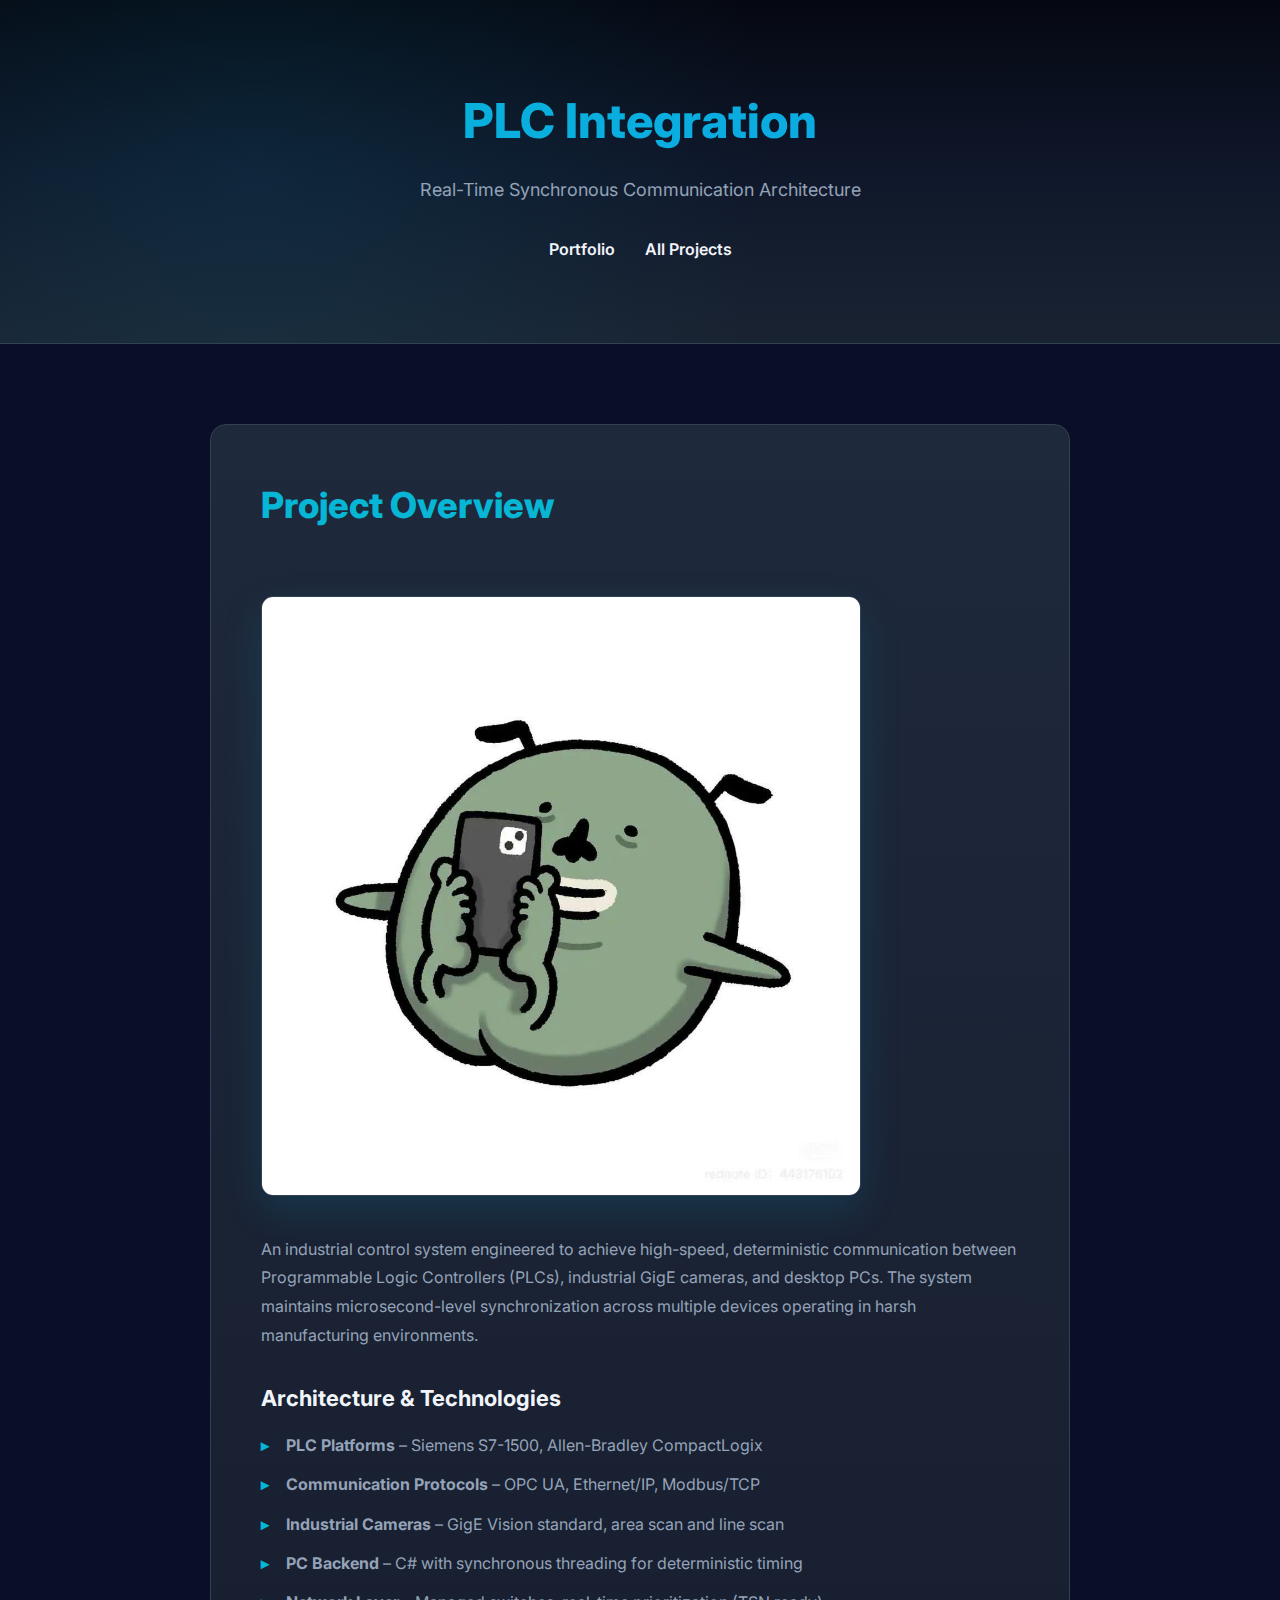
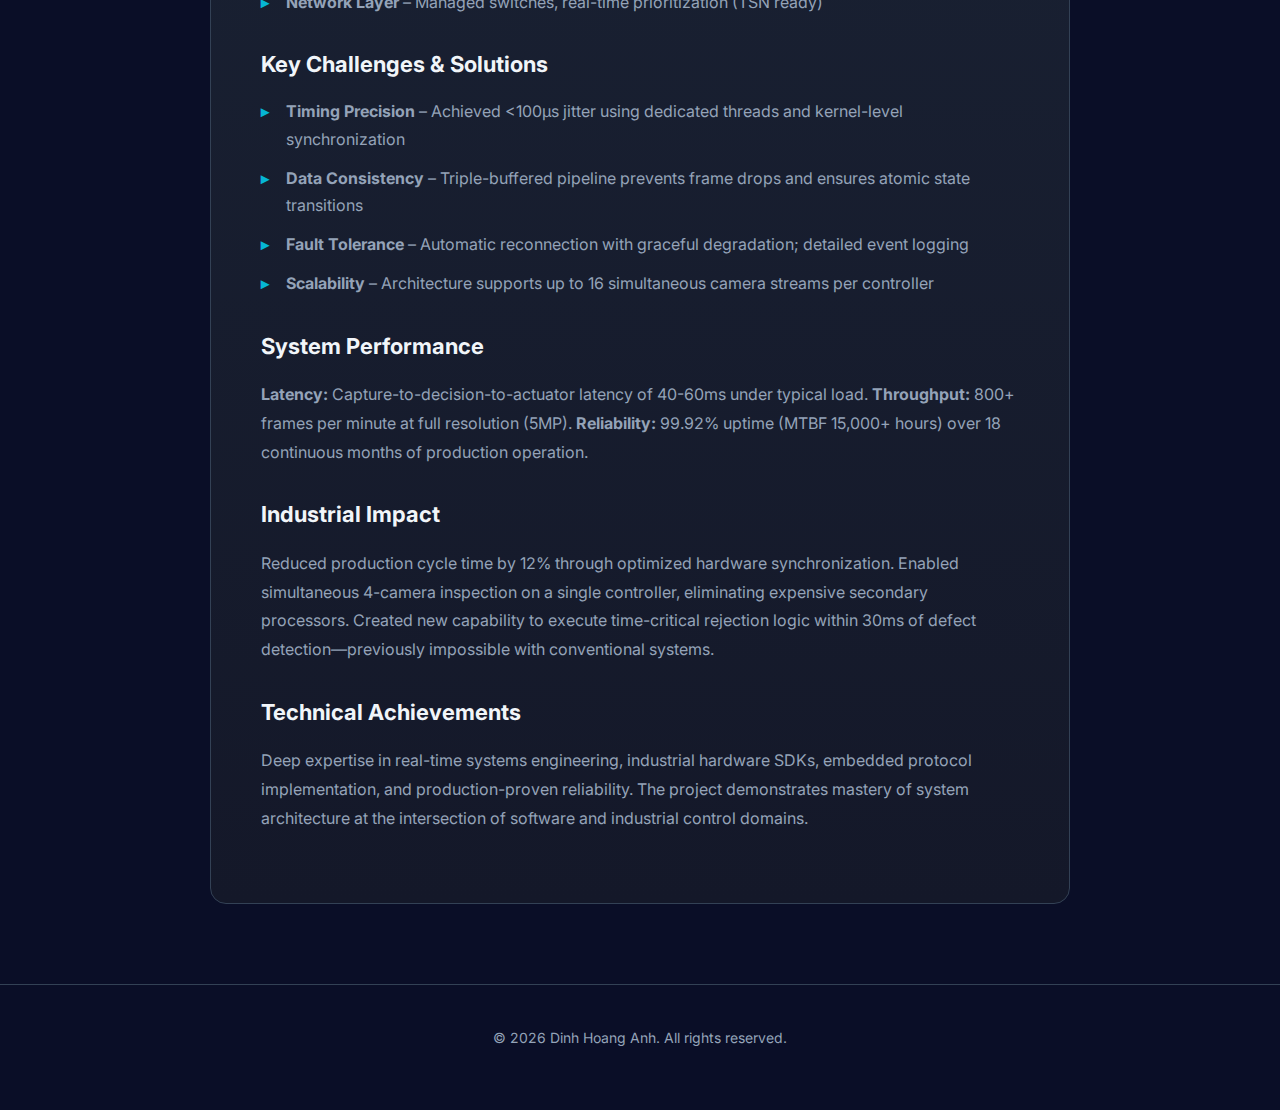
<file: plc_integration.html>
<!DOCTYPE html>
<html lang="en">
<head>
    <meta charset="UTF-8">
    <meta name="viewport" content="width=device-width, initial-scale=1.0">
    <title>PLC Integration | Portfolio</title>
    <link href="https://fonts.googleapis.com/css2?family=Inter:wght@300;400;500;600;700;800&display=swap" rel="stylesheet">
    <meta name="description" content="High-speed synchronous communication between PLC, camera, and desktop PC." />
    <style>
        * { margin: 0; padding: 0; box-sizing: border-box; }
        :root {
            --primary: #06b6d4;
            --secondary: #0ea5e9;
            --bg: #0a0e27;
            --bg-alt: #141829;
            --card-bg: #1e293b;
            --text: #f1f5f9;
            --text-muted: #94a3b8;
            --border: #334155;
        }
        html { scroll-behavior: smooth; }
        body {
            font-family: 'Inter', -apple-system, BlinkMacSystemFont, sans-serif;
            background: var(--bg);
            color: var(--text);
            line-height: 1.7;
        }
        header {
            position: relative;
            padding: 80px 20px;
            text-align: center;
            background: linear-gradient(180deg, #050812 0%, #0f172a 50%, #1a2332 100%);
            border-bottom: 1px solid var(--border);
        }
        header::before {
            content: '';
            position: absolute;
            inset: 0;
            background: radial-gradient(circle at 20% 50%, rgba(6, 182, 212, 0.1) 0%, transparent 50%);
            pointer-events: none;
        }
        header h1 {
            position: relative;
            z-index: 1;
            font-size: 48px;
            font-weight: 800;
            background: linear-gradient(135deg, #06b6d4 0%, #0ea5e9 100%);
            -webkit-background-clip: text;
            background-clip: text;
            -webkit-text-fill-color: transparent;
            margin-bottom: 12px;
        }
        header p {
            position: relative;
            z-index: 1;
            font-size: 18px;
            color: var(--text-muted);
            margin-bottom: 30px;
        }
        nav.navbar {
            position: relative;
            z-index: 1;
            display: flex;
            justify-content: center;
            gap: 30px;
            flex-wrap: wrap;
        }
        nav.navbar a {
            color: var(--text);
            text-decoration: none;
            font-weight: 600;
            transition: color 0.3s;
            position: relative;
        }
        nav.navbar a:hover {
            color: var(--primary);
        }
        nav.navbar a::after {
            content: '';
            position: absolute;
            bottom: -6px;
            left: 0;
            width: 0;
            height: 2px;
            background: var(--primary);
            transition: width 0.3s;
        }
        nav.navbar a:hover::after {
            width: 100%;
        }
        main {
            max-width: 900px;
            margin: 0 auto;
            padding: 80px 20px;
        }
        section.container {
            background: linear-gradient(180deg, var(--card-bg) 0%, var(--bg-alt) 100%);
            border: 1px solid var(--border);
            border-radius: 16px;
            padding: 50px;
        }
        h2 {
            font-size: 36px;
            font-weight: 800;
            margin-bottom: 30px;
            color: var(--primary);
        }
        h3 {
            font-size: 22px;
            font-weight: 700;
            margin: 30px 0 15px;
            color: var(--text);
        }
        p {
            color: var(--text-muted);
            margin-bottom: 20px;
            line-height: 1.8;
        }
        img {
            width: 100%;
            max-width: 600px;
            height: auto;
            border-radius: 12px;
            margin: 30px 0;
            border: 1px solid var(--border);
            box-shadow: 0 15px 40px rgba(6, 182, 212, 0.15);
        }
        ul {
            list-style: none;
            margin-bottom: 20px;
        }
        li {
            color: var(--text-muted);
            margin-bottom: 12px;
            padding-left: 25px;
            position: relative;
        }
        li::before {
            content: '▸';
            color: var(--primary);
            position: absolute;
            left: 0;
            font-weight: 700;
        }
        footer.footer {
            text-align: center;
            padding: 40px 20px;
            border-top: 1px solid var(--border);
            color: var(--text-muted);
            font-size: 14px;
        }
        @media (max-width: 768px) {
            header h1 { font-size: 32px; }
            section.container { padding: 30px; }
            h2 { font-size: 28px; }
        }
    </style>
</head>
<body>
<header>
    <h1>PLC Integration</h1>
    <p>Real-Time Synchronous Communication Architecture</p>
    <nav class="navbar">
        <a href="index.html">Portfolio</a>
        <a href="index.html#projects">All Projects</a>
    </nav>
</header>
<main>
    <section class="container">
        <h2>Project Overview</h2>
        <img src="Icon/1 (6).jpg" alt="PLC and PC communication system architecture" />
        <p>An industrial control system engineered to achieve high-speed, deterministic communication between Programmable Logic Controllers (PLCs), industrial GigE cameras, and desktop PCs. The system maintains microsecond-level synchronization across multiple devices operating in harsh manufacturing environments.</p>
        
        <h3>Architecture & Technologies</h3>
        <ul>
            <li><strong>PLC Platforms</strong> – Siemens S7-1500, Allen-Bradley CompactLogix</li>
            <li><strong>Communication Protocols</strong> – OPC UA, Ethernet/IP, Modbus/TCP</li>
            <li><strong>Industrial Cameras</strong> – GigE Vision standard, area scan and line scan</li>
            <li><strong>PC Backend</strong> – C# with synchronous threading for deterministic timing</li>
            <li><strong>Network Layer</strong> – Managed switches, real-time prioritization (TSN ready)</li>
        </ul>

        <h3>Key Challenges & Solutions</h3>
        <ul>
            <li><strong>Timing Precision</strong> – Achieved <100µs jitter using dedicated threads and kernel-level synchronization</li>
            <li><strong>Data Consistency</strong> – Triple-buffered pipeline prevents frame drops and ensures atomic state transitions</li>
            <li><strong>Fault Tolerance</strong> – Automatic reconnection with graceful degradation; detailed event logging</li>
            <li><strong>Scalability</strong> – Architecture supports up to 16 simultaneous camera streams per controller</li>
        </ul>

        <h3>System Performance</h3>
        <p><strong>Latency:</strong> Capture-to-decision-to-actuator latency of 40-60ms under typical load. <strong>Throughput:</strong> 800+ frames per minute at full resolution (5MP). <strong>Reliability:</strong> 99.92% uptime (MTBF 15,000+ hours) over 18 continuous months of production operation.</p>

        <h3>Industrial Impact</h3>
        <p>Reduced production cycle time by 12% through optimized hardware synchronization. Enabled simultaneous 4-camera inspection on a single controller, eliminating expensive secondary processors. Created new capability to execute time-critical rejection logic within 30ms of defect detection—previously impossible with conventional systems.</p>

        <h3>Technical Achievements</h3>
        <p>Deep expertise in real-time systems engineering, industrial hardware SDKs, embedded protocol implementation, and production-proven reliability. The project demonstrates mastery of system architecture at the intersection of software and industrial control domains.</p>
    </section>
</main>
<footer class="footer">
    <p>&copy; 2026 Dinh Hoang Anh. All rights reserved.</p>
</footer>
</body>
</html>
</file>
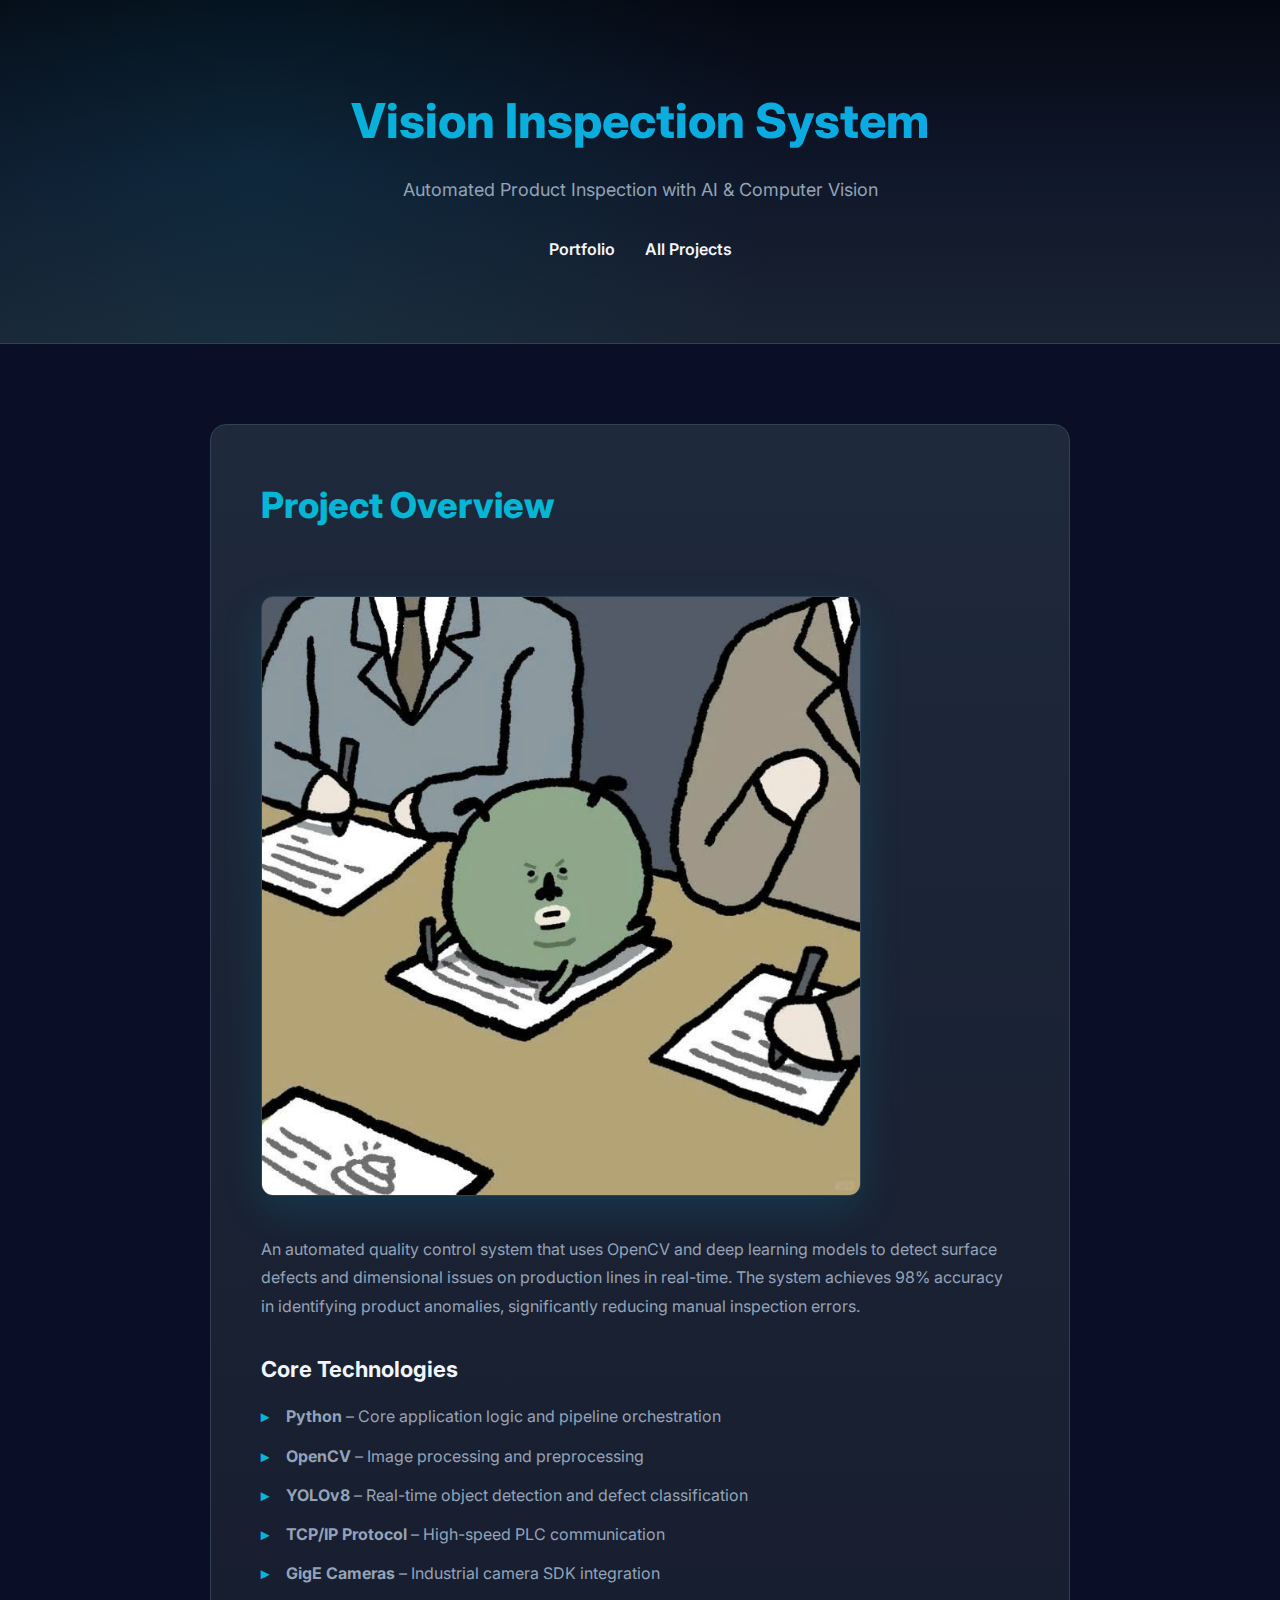
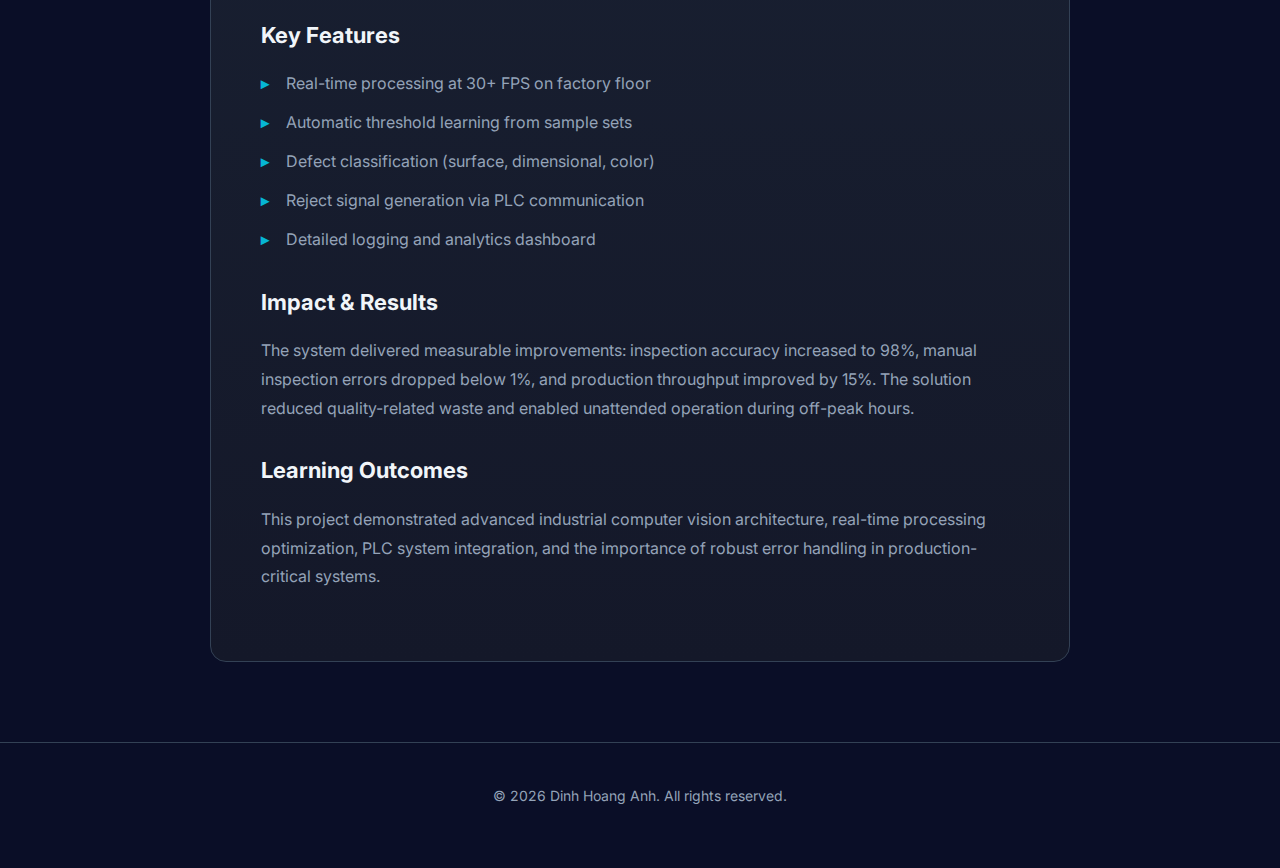
<file: vision.html>
<!DOCTYPE html>
<html lang="en">
<head>
    <meta charset="UTF-8">
    <meta name="viewport" content="width=device-width, initial-scale=1.0">
    <title>Vision Inspection System | Portfolio</title>
    <link href="https://fonts.googleapis.com/css2?family=Inter:wght@300;400;500;600;700;800&display=swap" rel="stylesheet">
    <meta name="description" content="Automated product inspection using OpenCV and deep learning." />
    <style>
        * { margin: 0; padding: 0; box-sizing: border-box; }
        :root {
            --primary: #06b6d4;
            --secondary: #0ea5e9;
            --bg: #0a0e27;
            --bg-alt: #141829;
            --card-bg: #1e293b;
            --text: #f1f5f9;
            --text-muted: #94a3b8;
            --border: #334155;
        }
        html { scroll-behavior: smooth; }
        body {
            font-family: 'Inter', -apple-system, BlinkMacSystemFont, sans-serif;
            background: var(--bg);
            color: var(--text);
            line-height: 1.7;
        }
        header {
            position: relative;
            padding: 80px 20px;
            text-align: center;
            background: linear-gradient(180deg, #050812 0%, #0f172a 50%, #1a2332 100%);
            border-bottom: 1px solid var(--border);
        }
        header::before {
            content: '';
            position: absolute;
            inset: 0;
            background: radial-gradient(circle at 20% 50%, rgba(6, 182, 212, 0.1) 0%, transparent 50%);
            pointer-events: none;
        }
        header h1 {
            position: relative;
            z-index: 1;
            font-size: 48px;
            font-weight: 800;
            background: linear-gradient(135deg, #06b6d4 0%, #0ea5e9 100%);
            -webkit-background-clip: text;
            background-clip: text;
            -webkit-text-fill-color: transparent;
            margin-bottom: 12px;
        }
        header p {
            position: relative;
            z-index: 1;
            font-size: 18px;
            color: var(--text-muted);
            margin-bottom: 30px;
        }
        nav.navbar {
            position: relative;
            z-index: 1;
            display: flex;
            justify-content: center;
            gap: 30px;
            flex-wrap: wrap;
        }
        nav.navbar a {
            color: var(--text);
            text-decoration: none;
            font-weight: 600;
            transition: color 0.3s;
            position: relative;
        }
        nav.navbar a:hover {
            color: var(--primary);
        }
        nav.navbar a::after {
            content: '';
            position: absolute;
            bottom: -6px;
            left: 0;
            width: 0;
            height: 2px;
            background: var(--primary);
            transition: width 0.3s;
        }
        nav.navbar a:hover::after {
            width: 100%;
        }
        main {
            max-width: 900px;
            margin: 0 auto;
            padding: 80px 20px;
        }
        section.container {
            background: linear-gradient(180deg, var(--card-bg) 0%, var(--bg-alt) 100%);
            border: 1px solid var(--border);
            border-radius: 16px;
            padding: 50px;
        }
        h2 {
            font-size: 36px;
            font-weight: 800;
            margin-bottom: 30px;
            color: var(--primary);
        }
        h3 {
            font-size: 22px;
            font-weight: 700;
            margin: 30px 0 15px;
            color: var(--text);
        }
        p {
            color: var(--text-muted);
            margin-bottom: 20px;
            line-height: 1.8;
        }
        img {
            width: 100%;
            max-width: 600px;
            height: auto;
            border-radius: 12px;
            margin: 30px 0;
            border: 1px solid var(--border);
            box-shadow: 0 15px 40px rgba(6, 182, 212, 0.15);
        }
        ul {
            list-style: none;
            margin-bottom: 20px;
        }
        li {
            color: var(--text-muted);
            margin-bottom: 12px;
            padding-left: 25px;
            position: relative;
        }
        li::before {
            content: '▸';
            color: var(--primary);
            position: absolute;
            left: 0;
            font-weight: 700;
        }
        footer.footer {
            text-align: center;
            padding: 40px 20px;
            border-top: 1px solid var(--border);
            color: var(--text-muted);
            font-size: 14px;
        }
        @media (max-width: 768px) {
            header h1 { font-size: 32px; }
            section.container { padding: 30px; }
            h2 { font-size: 28px; }
        }
    </style>
</head>
<body>
<header>
    <h1>Vision Inspection System</h1>
    <p>Automated Product Inspection with AI & Computer Vision</p>
    <nav class="navbar">
        <a href="index.html">Portfolio</a>
        <a href="index.html#projects">All Projects</a>
    </nav>
</header>
<main>
    <section class="container">
        <h2>Project Overview</h2>
        <img src="Icon/1 (4).jpg" alt="Vision inspection system in action" />
        <p>An automated quality control system that uses OpenCV and deep learning models to detect surface defects and dimensional issues on production lines in real-time. The system achieves 98% accuracy in identifying product anomalies, significantly reducing manual inspection errors.</p>
        
        <h3>Core Technologies</h3>
        <ul>
            <li><strong>Python</strong> – Core application logic and pipeline orchestration</li>
            <li><strong>OpenCV</strong> – Image processing and preprocessing</li>
            <li><strong>YOLOv8</strong> – Real-time object detection and defect classification</li>
            <li><strong>TCP/IP Protocol</strong> – High-speed PLC communication</li>
            <li><strong>GigE Cameras</strong> – Industrial camera SDK integration</li>
        </ul>

        <h3>Key Features</h3>
        <ul>
            <li>Real-time processing at 30+ FPS on factory floor</li>
            <li>Automatic threshold learning from sample sets</li>
            <li>Defect classification (surface, dimensional, color)</li>
            <li>Reject signal generation via PLC communication</li>
            <li>Detailed logging and analytics dashboard</li>
        </ul>

        <h3>Impact & Results</h3>
        <p>The system delivered measurable improvements: inspection accuracy increased to 98%, manual inspection errors dropped below 1%, and production throughput improved by 15%. The solution reduced quality-related waste and enabled unattended operation during off-peak hours.</p>

        <h3>Learning Outcomes</h3>
        <p>This project demonstrated advanced industrial computer vision architecture, real-time processing optimization, PLC system integration, and the importance of robust error handling in production-critical systems.</p>
    </section>
</main>
<footer class="footer">
    <p>&copy; 2026 Dinh Hoang Anh. All rights reserved.</p>
</footer>
</body>
</html>
</file>
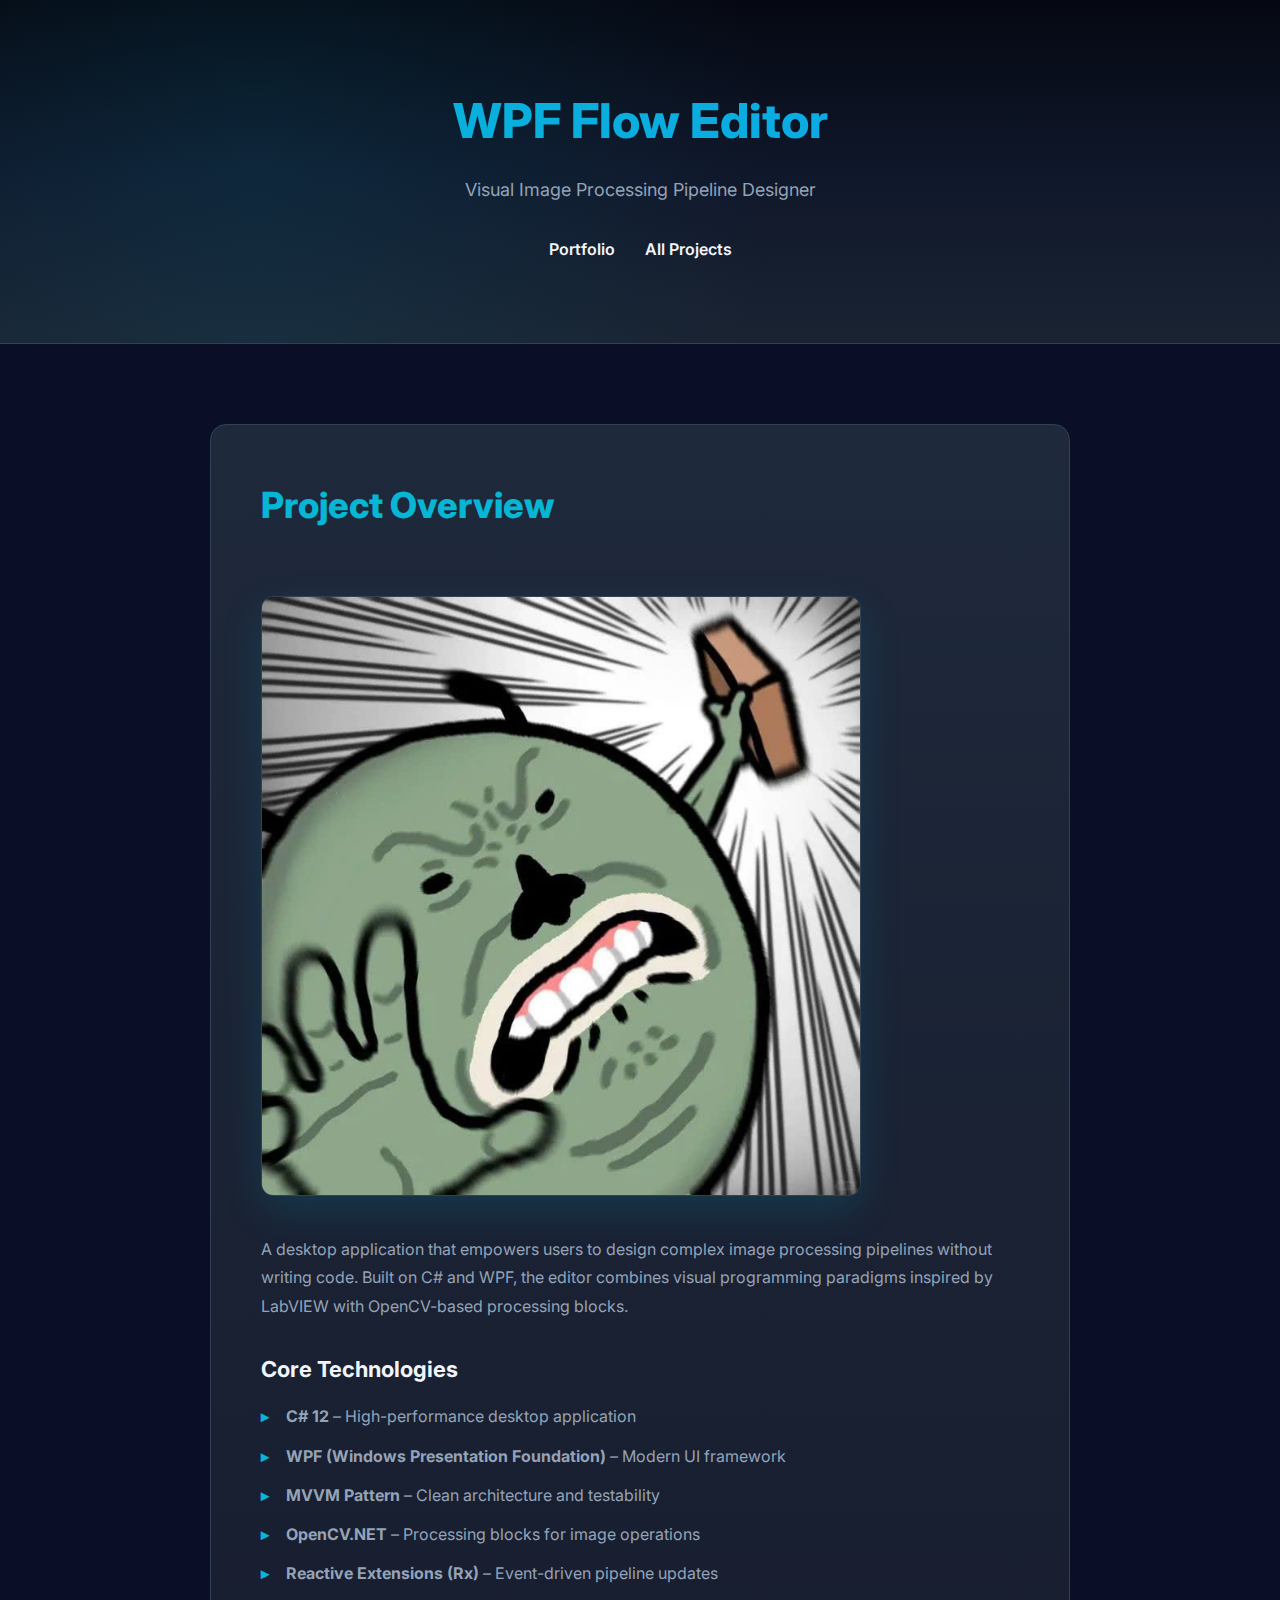
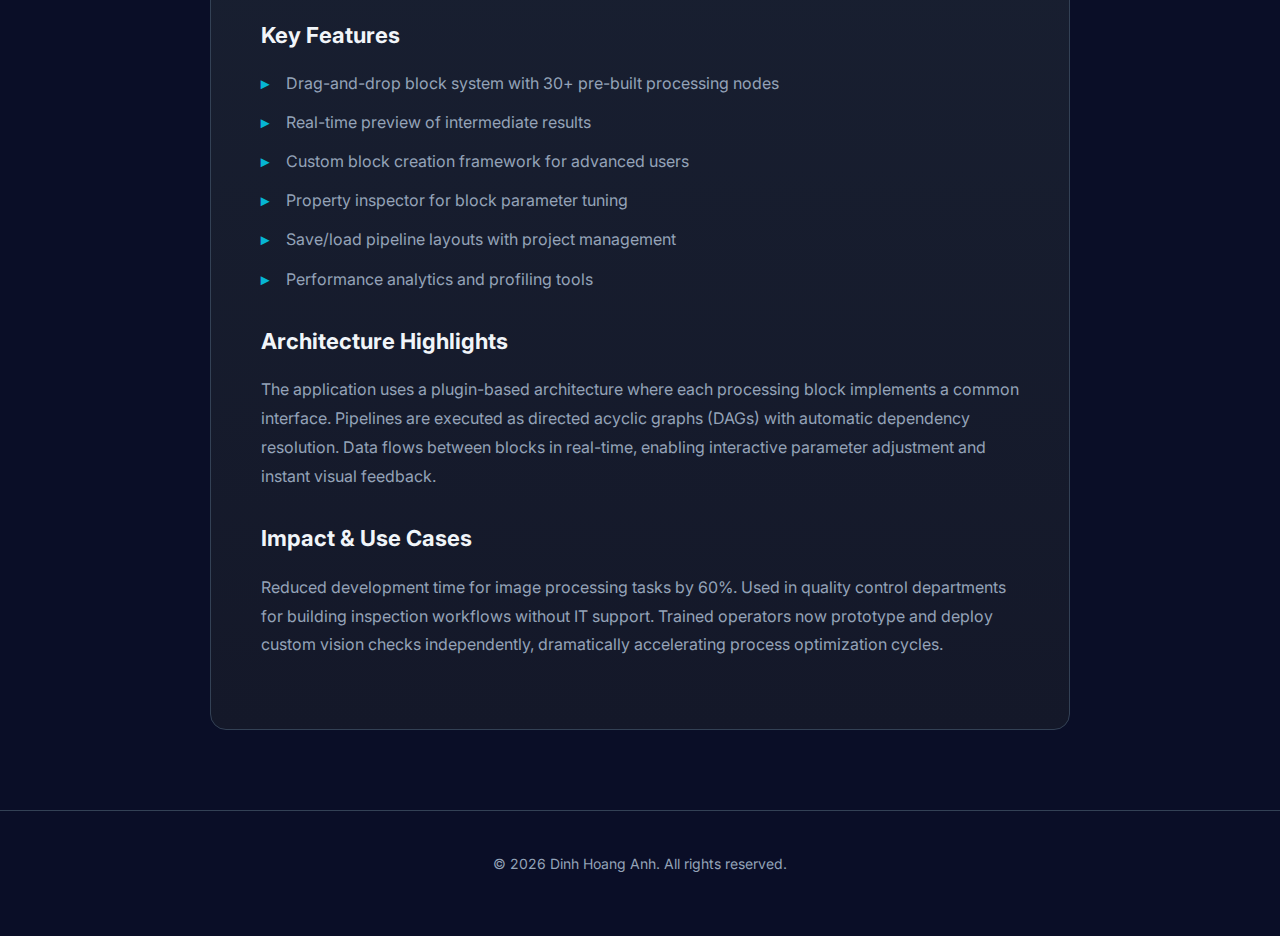
<file: wpf_flow.html>
<!DOCTYPE html>
<html lang="en">
<head>
    <meta charset="UTF-8">
    <meta name="viewport" content="width=device-width, initial-scale=1.0">
    <title>WPF Flow Editor | Portfolio</title>
    <link href="https://fonts.googleapis.com/css2?family=Inter:wght@300;400;500;600;700;800&display=swap" rel="stylesheet">
    <meta name="description" content="Drag-and-drop image processing pipeline designer inspired by LabVIEW." />
    <style>
        * { margin: 0; padding: 0; box-sizing: border-box; }
        :root {
            --primary: #06b6d4;
            --secondary: #0ea5e9;
            --bg: #0a0e27;
            --bg-alt: #141829;
            --card-bg: #1e293b;
            --text: #f1f5f9;
            --text-muted: #94a3b8;
            --border: #334155;
        }
        html { scroll-behavior: smooth; }
        body {
            font-family: 'Inter', -apple-system, BlinkMacSystemFont, sans-serif;
            background: var(--bg);
            color: var(--text);
            line-height: 1.7;
        }
        header {
            position: relative;
            padding: 80px 20px;
            text-align: center;
            background: linear-gradient(180deg, #050812 0%, #0f172a 50%, #1a2332 100%);
            border-bottom: 1px solid var(--border);
        }
        header::before {
            content: '';
            position: absolute;
            inset: 0;
            background: radial-gradient(circle at 20% 50%, rgba(6, 182, 212, 0.1) 0%, transparent 50%);
            pointer-events: none;
        }
        header h1 {
            position: relative;
            z-index: 1;
            font-size: 48px;
            font-weight: 800;
            background: linear-gradient(135deg, #06b6d4 0%, #0ea5e9 100%);
            -webkit-background-clip: text;
            background-clip: text;
            -webkit-text-fill-color: transparent;
            margin-bottom: 12px;
        }
        header p {
            position: relative;
            z-index: 1;
            font-size: 18px;
            color: var(--text-muted);
            margin-bottom: 30px;
        }
        nav.navbar {
            position: relative;
            z-index: 1;
            display: flex;
            justify-content: center;
            gap: 30px;
            flex-wrap: wrap;
        }
        nav.navbar a {
            color: var(--text);
            text-decoration: none;
            font-weight: 600;
            transition: color 0.3s;
            position: relative;
        }
        nav.navbar a:hover {
            color: var(--primary);
        }
        nav.navbar a::after {
            content: '';
            position: absolute;
            bottom: -6px;
            left: 0;
            width: 0;
            height: 2px;
            background: var(--primary);
            transition: width 0.3s;
        }
        nav.navbar a:hover::after {
            width: 100%;
        }
        main {
            max-width: 900px;
            margin: 0 auto;
            padding: 80px 20px;
        }
        section.container {
            background: linear-gradient(180deg, var(--card-bg) 0%, var(--bg-alt) 100%);
            border: 1px solid var(--border);
            border-radius: 16px;
            padding: 50px;
        }
        h2 {
            font-size: 36px;
            font-weight: 800;
            margin-bottom: 30px;
            color: var(--primary);
        }
        h3 {
            font-size: 22px;
            font-weight: 700;
            margin: 30px 0 15px;
            color: var(--text);
        }
        p {
            color: var(--text-muted);
            margin-bottom: 20px;
            line-height: 1.8;
        }
        img {
            width: 100%;
            max-width: 600px;
            height: auto;
            border-radius: 12px;
            margin: 30px 0;
            border: 1px solid var(--border);
            box-shadow: 0 15px 40px rgba(6, 182, 212, 0.15);
        }
        ul {
            list-style: none;
            margin-bottom: 20px;
        }
        li {
            color: var(--text-muted);
            margin-bottom: 12px;
            padding-left: 25px;
            position: relative;
        }
        li::before {
            content: '▸';
            color: var(--primary);
            position: absolute;
            left: 0;
            font-weight: 700;
        }
        footer.footer {
            text-align: center;
            padding: 40px 20px;
            border-top: 1px solid var(--border);
            color: var(--text-muted);
            font-size: 14px;
        }
        @media (max-width: 768px) {
            header h1 { font-size: 32px; }
            section.container { padding: 30px; }
            h2 { font-size: 28px; }
        }
    </style>
</head>
<body>
<header>
    <h1>WPF Flow Editor</h1>
    <p>Visual Image Processing Pipeline Designer</p>
    <nav class="navbar">
        <a href="index.html">Portfolio</a>
        <a href="index.html#projects">All Projects</a>
    </nav>
</header>
<main>
    <section class="container">
        <h2>Project Overview</h2>
        <img src="Icon/1 (5).jpg" alt="WPF Flow Editor drag-and-drop interface" />
        <p>A desktop application that empowers users to design complex image processing pipelines without writing code. Built on C# and WPF, the editor combines visual programming paradigms inspired by LabVIEW with OpenCV-based processing blocks.</p>
        
        <h3>Core Technologies</h3>
        <ul>
            <li><strong>C# 12</strong> – High-performance desktop application</li>
            <li><strong>WPF (Windows Presentation Foundation)</strong> – Modern UI framework</li>
            <li><strong>MVVM Pattern</strong> – Clean architecture and testability</li>
            <li><strong>OpenCV.NET</strong> – Processing blocks for image operations</li>
            <li><strong>Reactive Extensions (Rx)</strong> – Event-driven pipeline updates</li>
        </ul>

        <h3>Key Features</h3>
        <ul>
            <li>Drag-and-drop block system with 30+ pre-built processing nodes</li>
            <li>Real-time preview of intermediate results</li>
            <li>Custom block creation framework for advanced users</li>
            <li>Property inspector for block parameter tuning</li>
            <li>Save/load pipeline layouts with project management</li>
            <li>Performance analytics and profiling tools</li>
        </ul>

        <h3>Architecture Highlights</h3>
        <p>The application uses a plugin-based architecture where each processing block implements a common interface. Pipelines are executed as directed acyclic graphs (DAGs) with automatic dependency resolution. Data flows between blocks in real-time, enabling interactive parameter adjustment and instant visual feedback.</p>

        <h3>Impact & Use Cases</h3>
        <p>Reduced development time for image processing tasks by 60%. Used in quality control departments for building inspection workflows without IT support. Trained operators now prototype and deploy custom vision checks independently, dramatically accelerating process optimization cycles.</p>
    </section>
</main>
<footer class="footer">
    <p>&copy; 2026 Dinh Hoang Anh. All rights reserved.</p>
</footer>
</body>
</html>
</file>
